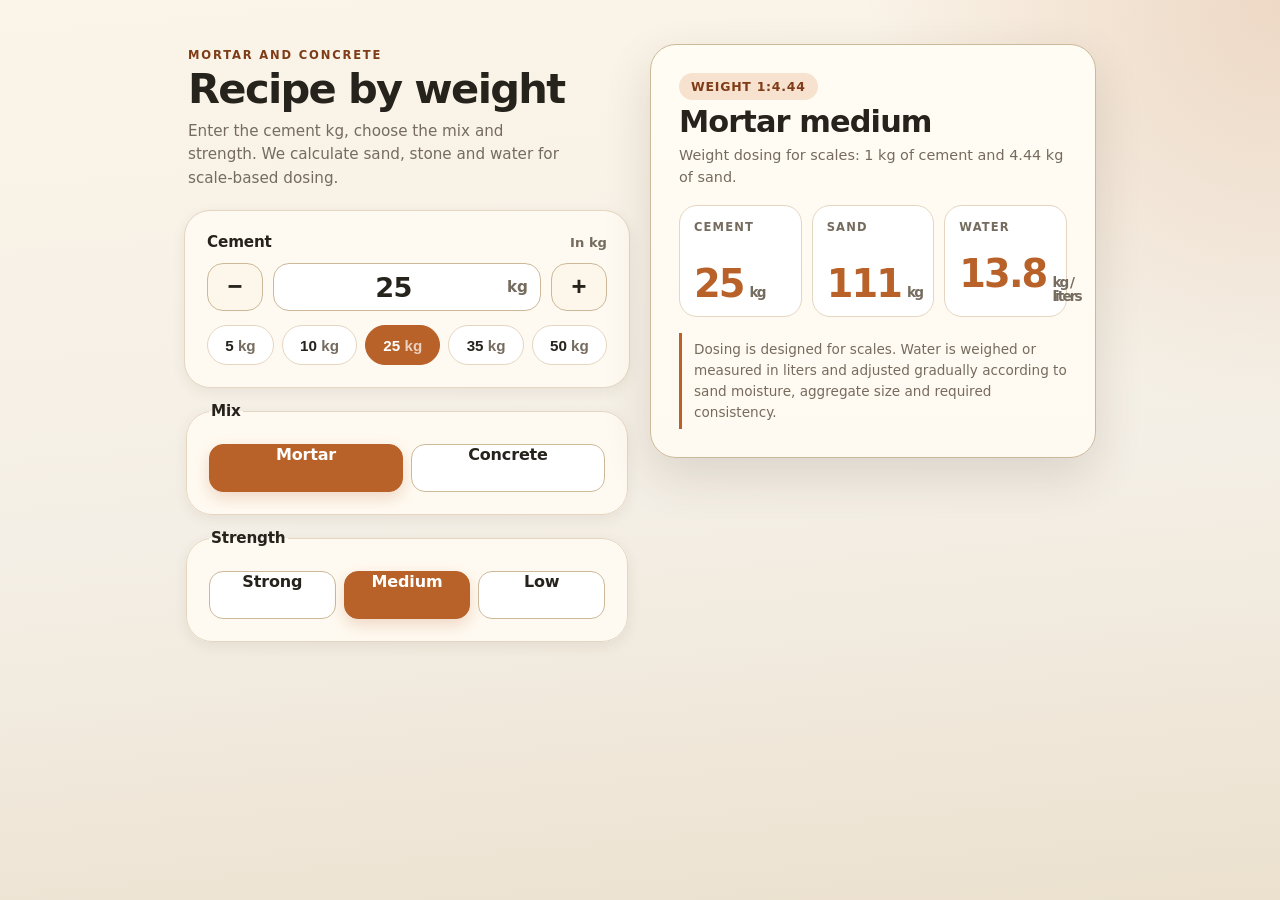
<file: index.html>
<!doctype html>
<html lang="es">
  <head>
    <meta charset="utf-8">
    <meta name="viewport" content="width=device-width, initial-scale=1, viewport-fit=cover">
    <meta name="theme-color" content="#f4efe6">
    <meta name="description" content="Calculadora de cemento para dosificar mortero y hormigon por peso en kg.">
    <meta name="robots" content="index, follow, max-image-preview:large, max-snippet:-1, max-video-preview:-1">
    <meta name="googlebot" content="index, follow">
    <meta name="ai-content-declaration" content="indexable">
    <link rel="canonical" href="https://cemento.pedromartinezweb.com/">
    <link rel="icon" href="/icon.svg" type="image/svg+xml">
    <link rel="apple-touch-icon" href="/icon.svg">
    <title>Calculadora de mezclas</title>
    <link rel="stylesheet" href="styles.css">
    <script type="application/ld+json" id="structured-data">{"@context":"https://schema.org","@type":"WebApplication","name":"Calculadora de cemento","description":"Calculadora de cemento para dosificar mortero y hormigon por peso en kg.","applicationCategory":"UtilitiesApplication","operatingSystem":"Any","url":"https://cemento.pedromartinezweb.com/","inLanguage":"es","isAccessibleForFree":true}</script>
  </head>
  <body>
    <main class="app">
      <header class="hero">
        <p class="eyebrow" data-i18n="heroEyebrow">Mortero y hormigon</p>
        <h1 data-i18n="heroTitle">Receta por peso</h1>
        <p class="intro" data-i18n="heroIntro">Introduce los kg de cemento, elige la mezcla y la resistencia. Calcularemos arena, piedra y agua para usar con bascula.</p>
      </header>

      <form class="calculator" id="recipe-form" novalidate>
        <section class="card field" aria-labelledby="label-cement">
          <div class="field-head">
            <p id="label-cement" class="field-title" data-i18n="cement">Cemento</p>
            <p class="field-hint" data-i18n="inKg">En kg</p>
          </div>

          <div class="stepper" role="group" data-i18n-attr="aria-label:adjustCement">
            <button type="button" class="stepper-btn" data-step="-1" data-i18n-attr="aria-label:subtractKg">&minus;</button>
            <label class="stepper-input">
              <input
                id="cement-kg"
                name="cementKg"
                type="number"
                min="0.5"
                step="0.5"
                value="25"
                inputmode="decimal"
                autocomplete="off"
                data-i18n-attr="aria-label:cementKg">
              <span class="stepper-unit">kg</span>
            </label>
            <button type="button" class="stepper-btn" data-step="1" data-i18n-attr="aria-label:addKg">&plus;</button>
          </div>

          <div class="presets" role="group" data-i18n-attr="aria-label:presets">
            <button type="button" class="chip" data-preset="5">5</button>
            <button type="button" class="chip" data-preset="10">10</button>
            <button type="button" class="chip" data-preset="25">25</button>
            <button type="button" class="chip" data-preset="35">35</button>
            <button type="button" class="chip" data-preset="50">50</button>
          </div>
        </section>

        <fieldset class="card field segmented" data-options="2">
          <legend class="field-title" data-i18n="mix">Mezcla</legend>
          <label class="segment">
            <input type="radio" name="mixKind" value="mortar" checked>
            <span data-i18n="mortar">Mortero</span>
          </label>
          <label class="segment">
            <input type="radio" name="mixKind" value="concrete">
            <span data-i18n="concrete">Hormigon</span>
          </label>
        </fieldset>

        <fieldset class="card field segmented" data-options="3">
          <legend class="field-title" data-i18n="strength">Resistencia</legend>
          <label class="segment">
            <input type="radio" name="strength" value="strong">
            <span data-i18n="strong">Fuerte</span>
          </label>
          <label class="segment">
            <input type="radio" name="strength" value="medium" checked>
            <span data-i18n="medium">Media</span>
          </label>
          <label class="segment">
            <input type="radio" name="strength" value="low">
            <span data-i18n="low">Baja</span>
          </label>
        </fieldset>
      </form>

      <section class="card result" aria-live="polite" aria-atomic="true">
        <header class="result-head">
          <span class="ratio-pill" id="recipe-ratio">Peso 1:4.44</span>
          <h2 id="recipe-title">Mortero medio</h2>
          <p class="note" id="recipe-note"></p>
        </header>

        <ul class="materials" id="recipe-cards"></ul>

        <p class="warning" data-i18n="warning">Dosificacion pensada para bascula. El agua se pesa o mide en litros y se ajusta poco a poco segun humedad de la arena, granulometria y consistencia necesaria.</p>
      </section>
    </main>

    <script src="script.js"></script>
  </body>
</html>
</file>
<file: styles.css>
:root {
  color-scheme: light;
  --bg: #f4efe6;
  --ink: #26221c;
  --muted: #756b5e;
  --panel: #fffaf1;
  --panel-soft: #fdf6ea;
  --line: #e4d6c1;
  --line-strong: #cdb99a;
  --accent: #b86128;
  --accent-dark: #7e3c18;
  --accent-soft: #f7e2d0;
  --shadow-sm: 0 4px 14px rgb(66 45 24 / 8%);
  --shadow-lg: 0 18px 48px rgb(66 45 24 / 14%);
  --radius: 20px;
  --radius-lg: 26px;
  --tap: 48px;
}

* {
  box-sizing: border-box;
}

html,
body {
  margin: 0;
  padding: 0;
}

body {
  min-height: 100dvh;
  color: var(--ink);
  font-family: Inter, ui-sans-serif, system-ui, -apple-system, BlinkMacSystemFont, "Segoe UI", sans-serif;
  background:
    radial-gradient(circle at top right, rgb(184 97 40 / 18%), transparent 26rem),
    linear-gradient(175deg, #fbf4e8 0%, var(--bg) 55%, #ece1cf 100%);
  -webkit-font-smoothing: antialiased;
  text-rendering: optimizeLegibility;
}

.app {
  width: min(720px, 100%);
  margin: 0 auto;
  padding: 24px 18px calc(28px + env(safe-area-inset-bottom, 0px));
  display: grid;
  gap: 16px;
}

.hero {
  padding: 4px 4px 0;
}

.eyebrow {
  margin: 0 0 6px;
  color: var(--accent-dark);
  font-size: 0.72rem;
  font-weight: 800;
  letter-spacing: 0.16em;
  text-transform: uppercase;
}

h1,
h2,
p,
legend {
  margin: 0;
}

h1 {
  font-size: clamp(1.85rem, 7vw, 2.6rem);
  line-height: 1;
  letter-spacing: -0.04em;
}

.intro {
  margin-top: 10px;
  color: var(--muted);
  font-size: 0.95rem;
  line-height: 1.55;
  max-width: 40ch;
}

.card {
  border: 1px solid var(--line);
  border-radius: var(--radius-lg);
  background: var(--panel);
  box-shadow: var(--shadow-sm);
  padding: 18px;
}

.calculator {
  display: grid;
  gap: 14px;
  margin: 0;
  padding: 0;
  border: 0;
}

.field-head {
  display: flex;
  align-items: baseline;
  justify-content: space-between;
  margin-bottom: 12px;
}

.field-title {
  font-size: 0.95rem;
  font-weight: 800;
  letter-spacing: -0.01em;
}

.field-hint {
  color: var(--muted);
  font-size: 0.82rem;
  font-weight: 600;
}

/* Stepper */

.stepper {
  display: grid;
  grid-template-columns: auto 1fr auto;
  gap: 10px;
  align-items: stretch;
}

.stepper-btn {
  min-width: 56px;
  min-height: var(--tap);
  border: 1px solid var(--line-strong);
  border-radius: 16px;
  background: var(--panel-soft);
  color: var(--ink);
  font-size: 1.6rem;
  font-weight: 700;
  line-height: 1;
  cursor: pointer;
  transition: transform 0.08s ease, background 0.15s ease, border-color 0.15s ease;
  -webkit-tap-highlight-color: transparent;
}

.stepper-btn:active {
  transform: scale(0.96);
  background: var(--accent-soft);
  border-color: var(--accent);
}

.stepper-input {
  display: flex;
  align-items: center;
  justify-content: center;
  gap: 6px;
  border: 1px solid var(--line-strong);
  border-radius: 16px;
  background: #fff;
  padding: 0 12px;
  min-height: var(--tap);
}

.stepper-input input {
  width: 100%;
  min-width: 0;
  border: 0;
  outline: 0;
  background: transparent;
  text-align: center;
  font: inherit;
  font-size: 1.7rem;
  font-weight: 800;
  color: var(--ink);
  letter-spacing: -0.02em;
  appearance: textfield;
  padding: 0;
}

.stepper-input input::-webkit-outer-spin-button,
.stepper-input input::-webkit-inner-spin-button {
  appearance: none;
  margin: 0;
}

.stepper-unit {
  color: var(--muted);
  font-size: 0.95rem;
  font-weight: 700;
}

.presets {
  display: flex;
  flex-wrap: wrap;
  gap: 8px;
  margin-top: 14px;
}

.chip {
  flex: 1 1 auto;
  min-width: 56px;
  min-height: 40px;
  border: 1px solid var(--line);
  border-radius: 999px;
  background: #fff;
  color: var(--ink);
  font-size: 0.95rem;
  font-weight: 700;
  cursor: pointer;
  transition: background 0.15s ease, border-color 0.15s ease, color 0.15s ease, transform 0.08s ease;
  -webkit-tap-highlight-color: transparent;
}

.chip::after {
  content: " kg";
  color: var(--muted);
  font-weight: 600;
}

.chip:active {
  transform: scale(0.97);
}

.chip[data-active="true"] {
  background: var(--accent);
  border-color: var(--accent);
  color: #fff;
}

.chip[data-active="true"]::after {
  color: rgb(255 255 255 / 70%);
}

/* Segmented control */

.segmented {
  display: grid;
  gap: 8px;
}

.segmented .field-title {
  margin-bottom: 2px;
}

.segmented[data-options="2"] {
  grid-template-columns: 1fr;
}

.segmented[data-options="3"] {
  grid-template-columns: 1fr;
}

.segmented > .segment {
  display: block;
}

.segmented > .field-title {
  grid-column: 1 / -1;
}

.segment {
  position: relative;
  display: flex;
  align-items: center;
  justify-content: center;
  min-height: var(--tap);
  border: 1px solid var(--line-strong);
  border-radius: 14px;
  background: #fff;
  color: var(--ink);
  font-weight: 700;
  cursor: pointer;
  transition: background 0.15s ease, border-color 0.15s ease, color 0.15s ease, transform 0.08s ease;
  -webkit-tap-highlight-color: transparent;
  padding: 0 14px;
  text-align: center;
}

.segment:active {
  transform: scale(0.98);
}

.segment input {
  position: absolute;
  inset: 0;
  opacity: 0;
  cursor: pointer;
  margin: 0;
}

.segment span {
  font-size: 1rem;
  letter-spacing: -0.01em;
}

.segment:has(input:checked) {
  background: var(--accent);
  border-color: var(--accent);
  color: #fff;
  box-shadow: 0 6px 16px rgb(184 97 40 / 22%);
}

.segment:has(input:focus-visible) {
  outline: 2px solid var(--accent-dark);
  outline-offset: 2px;
}

/* Result */

.result {
  padding: 22px;
  background: linear-gradient(180deg, #fffcf3 0%, var(--panel) 100%);
  box-shadow: var(--shadow-lg);
  border-color: var(--line-strong);
}

.result-head {
  display: grid;
  gap: 6px;
  margin-bottom: 16px;
}

.ratio-pill {
  justify-self: start;
  padding: 6px 12px;
  border-radius: 999px;
  background: var(--accent-soft);
  color: var(--accent-dark);
  font-size: 0.78rem;
  font-weight: 800;
  letter-spacing: 0.06em;
  text-transform: uppercase;
}

h2 {
  font-size: clamp(1.4rem, 5vw, 1.9rem);
  letter-spacing: -0.03em;
  line-height: 1.05;
}

.note {
  color: var(--muted);
  font-size: 0.9rem;
  line-height: 1.55;
}

.materials {
  list-style: none;
  margin: 0 0 16px;
  padding: 0;
  display: grid;
  gap: 10px;
  grid-template-columns: repeat(2, minmax(0, 1fr));
}

.material {
  border: 1px solid var(--line);
  border-radius: 18px;
  background: #fff;
  padding: 14px 14px 12px;
  min-height: 112px;
  display: grid;
  align-content: space-between;
}

.material[data-kind="total"] {
  grid-column: 1 / -1;
  background: var(--panel-soft);
  border-style: dashed;
  border-color: var(--line-strong);
  min-height: 0;
  padding: 14px 16px;
  display: flex;
  align-items: baseline;
  justify-content: space-between;
  gap: 12px;
}

.material .name {
  color: var(--muted);
  font-size: 0.72rem;
  font-weight: 800;
  letter-spacing: 0.1em;
  text-transform: uppercase;
}

.material .value {
  display: flex;
  align-items: baseline;
  gap: 6px;
  color: var(--accent);
  font-size: clamp(1.6rem, 7vw, 2.4rem);
  font-weight: 900;
  letter-spacing: -0.05em;
  line-height: 1;
}

.material .unit {
  color: var(--muted);
  font-size: 0.85rem;
  font-weight: 700;
}

.material[data-kind="total"] .value {
  color: var(--ink);
  font-size: 1.3rem;
}

.warning {
  margin: 0;
  border-left: 3px solid var(--accent);
  padding: 6px 0 6px 12px;
  color: var(--muted);
  font-size: 0.85rem;
  line-height: 1.55;
}

@media (min-width: 600px) {
  .app {
    padding: 44px 24px;
    gap: 20px;
  }

  .card {
    padding: 22px;
  }

  .segmented[data-options="2"] {
    grid-template-columns: repeat(2, 1fr);
  }

  .segmented[data-options="3"] {
    grid-template-columns: repeat(3, 1fr);
  }

  .segmented > .field-title {
    grid-column: 1 / -1;
  }

  .result {
    padding: 28px;
  }

  .materials {
    grid-template-columns: repeat(3, minmax(0, 1fr));
  }
}

@media (min-width: 900px) {
  .app {
    width: min(960px, 100%);
    grid-template-columns: 1fr 1fr;
    grid-template-areas:
      "hero result"
      "calc result";
    align-items: start;
  }

  .hero {
    grid-area: hero;
  }

  .calculator {
    grid-area: calc;
  }

  .result {
    grid-area: result;
    position: sticky;
    top: 24px;
  }
}

@media (prefers-reduced-motion: reduce) {
  * {
    transition: none !important;
  }
}
</file>
